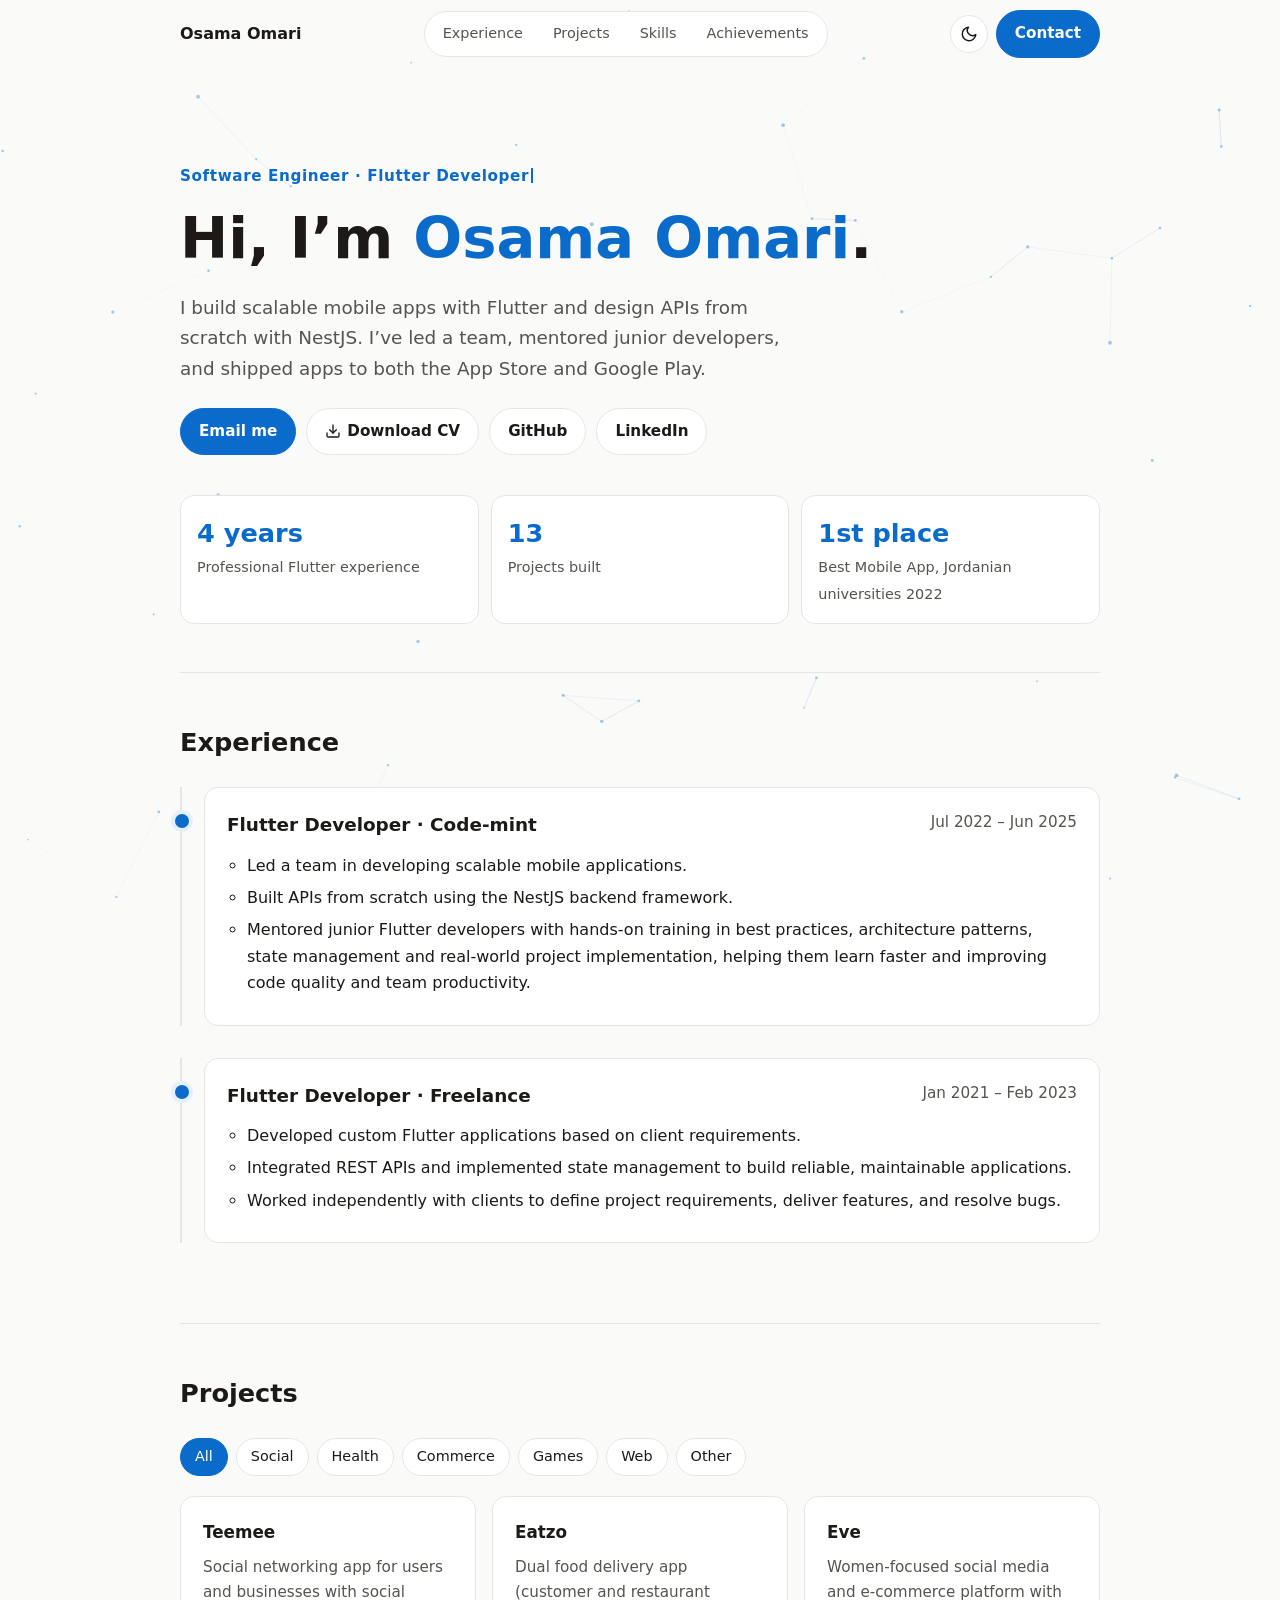
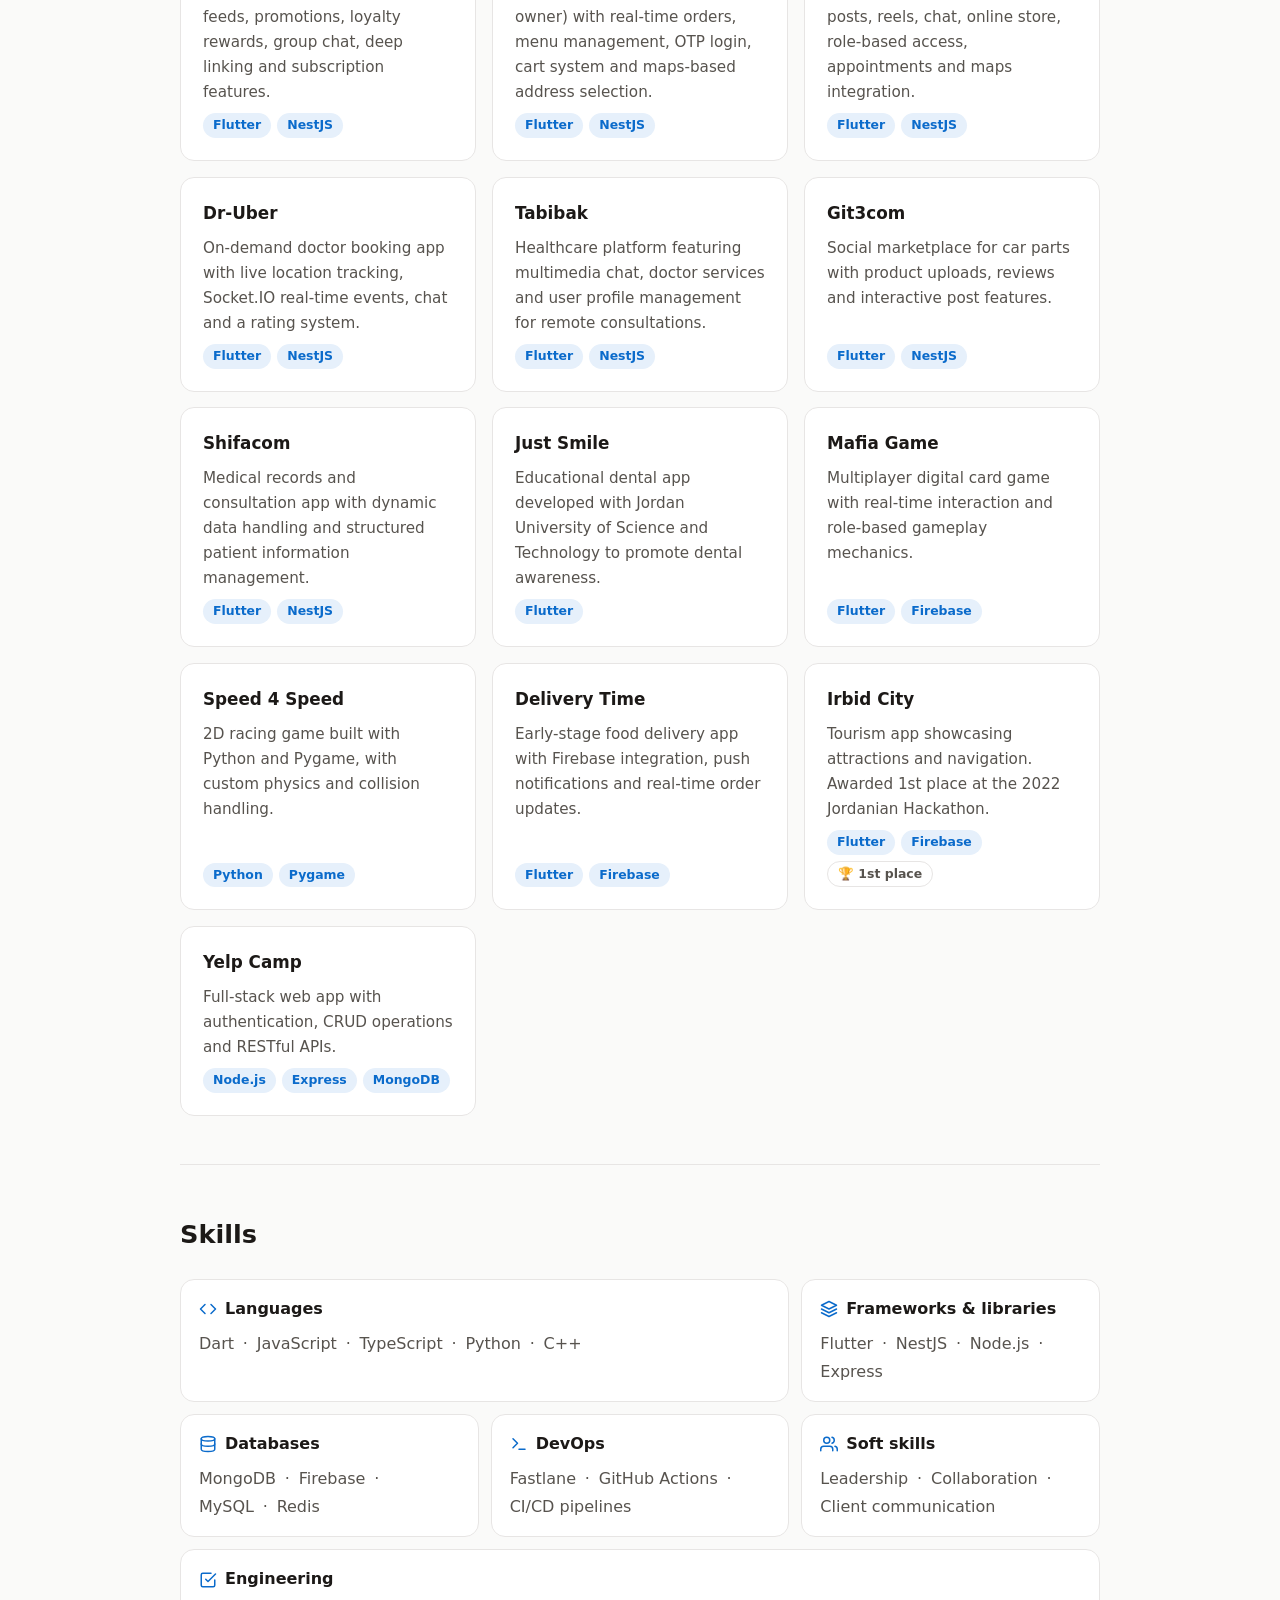
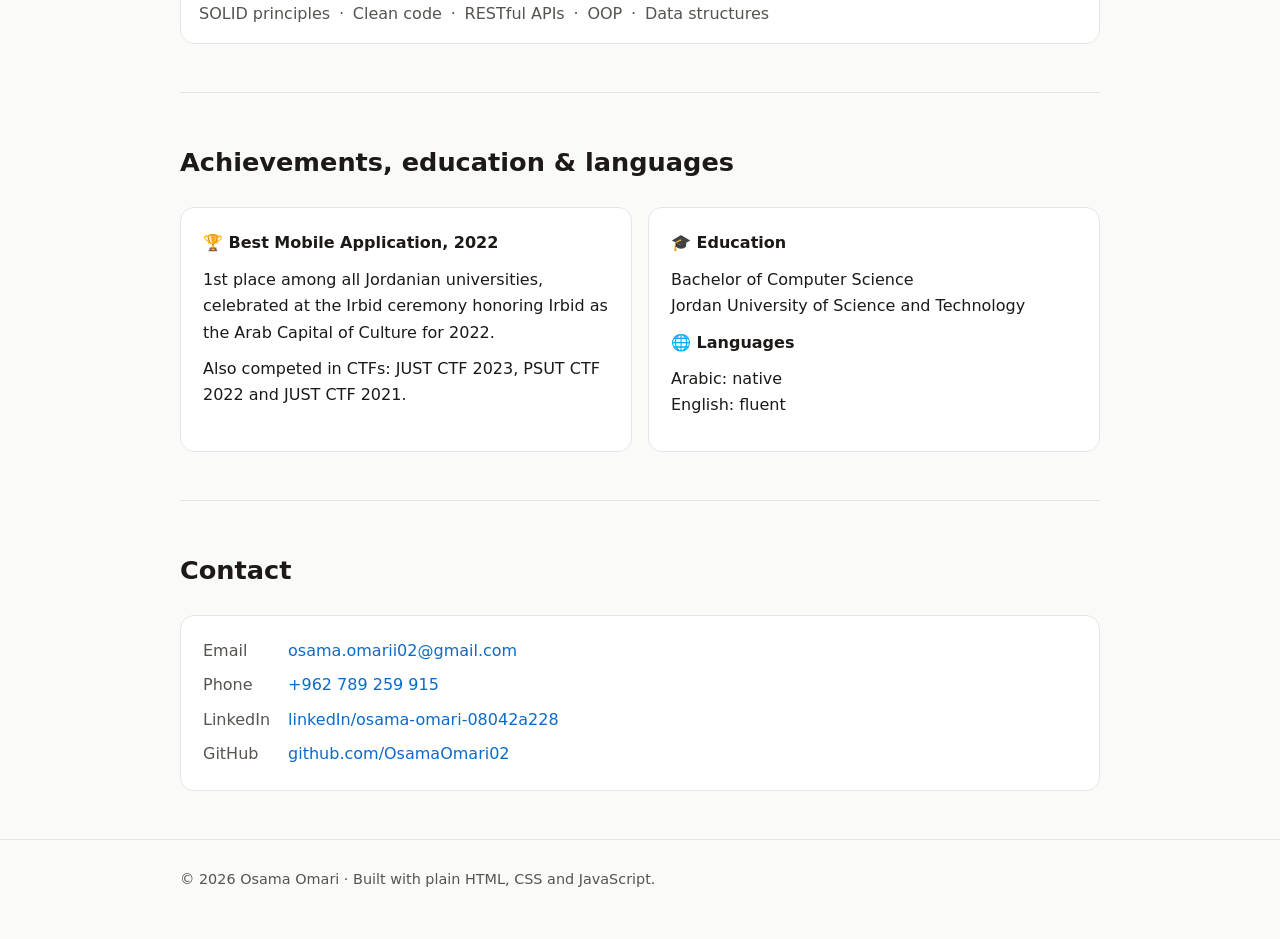
<file: index.html>
<!DOCTYPE html>
<html lang="en">

<head>
    <meta charset="utf-8">
    <meta name="viewport" content="width=device-width, initial-scale=1">
    <title>Osama Omari – Flutter Developer & Software Engineer</title>
    <meta name="description"
        content="Portfolio of Osama Omari, a Flutter developer and software engineer from Jordan with 4 years of experience building scalable mobile apps and NestJS APIs.">
    <meta name="author" content="Osama Omari">
    <meta name="robots" content="index, follow, max-image-preview:large">
    <link rel="canonical" href="https://osama-omari.com/">
    <meta property="og:title" content="Osama Omari – Flutter Developer & Software Engineer">
    <meta property="og:description"
        content="Mobile apps with Flutter, APIs with NestJS. Winner of Best Mobile Application among Jordanian universities (2022).">
    <meta property="og:type" content="profile">
    <meta property="og:url" content="https://osama-omari.com/">
    <meta property="og:site_name" content="Osama Omari">
    <meta property="og:locale" content="en_US">
    <meta property="og:image" content="https://osama-omari.com/assets/og-image.png">
    <meta property="og:image:width" content="1200">
    <meta property="og:image:height" content="630">
    <meta property="og:image:alt" content="Osama Omari, Flutter Developer and Software Engineer">
    <meta property="profile:first_name" content="Osama">
    <meta property="profile:last_name" content="Omari">
    <meta name="twitter:card" content="summary_large_image">
    <meta name="twitter:title" content="Osama Omari – Flutter Developer &amp; Software Engineer">
    <meta name="twitter:description"
        content="Mobile apps with Flutter, APIs with NestJS. Winner of Best Mobile Application among Jordanian universities (2022).">
    <meta name="twitter:image" content="https://osama-omari.com/assets/og-image.png">
    <meta name="twitter:image:alt" content="Osama Omari, Flutter Developer and Software Engineer">
    <meta name="theme-color" content="#0f1115">
    <link rel="alternate" type="application/pdf" title="Osama Omari CV" href="assets/Osama-Omari-CV.pdf">
    <link rel="icon" href="assets/favicon.ico" sizes="any">
    <link rel="icon" type="image/png" sizes="192x192" href="assets/icon-192.png">
    <link rel="icon" type="image/png" sizes="512x512" href="assets/icon-512.png">
    <link rel="apple-touch-icon" href="assets/apple-touch-icon.png">
    <script>var r = document.documentElement; r.classList.add("js"); setTimeout(function () { if (!window.siteReady) r.classList.add("show-all") }, 3000)</script>
    <link rel="stylesheet" href="css/style.css?v=6">
    <script type="application/ld+json">
{
  "@context": "https://schema.org",
  "@type": "Person",
  "name": "Osama Omari",
  "url": "https://osama-omari.com/",
  "image": "https://osama-omari.com/assets/og-image.png",
  "jobTitle": "Software Engineer (Flutter Developer)",
  "email": "mailto:osama.omarii02@gmail.com",
  "telephone": "+962789259915",
  "sameAs": ["https://www.linkedin.com/in/osama-omari-08042a228", "https://github.com/OsamaOmari02"],
  "alumniOf": {"@type": "CollegeOrUniversity", "name": "Jordan University of Science and Technology"},
  "worksFor": {"@type": "Organization", "name": "Code-mint"},
  "knowsLanguage": ["Arabic", "English"],
  "knowsAbout": ["Flutter", "Dart", "NestJS", "Node.js", "TypeScript", "Firebase", "MongoDB", "MySQL", "Redis", "CI/CD", "Clean Code", "SOLID"],
  "award": "1st place, Best Mobile Application among all Jordanian universities (2022)"
}
</script>
</head>

<body>
    <canvas id="bg" aria-hidden="true"></canvas>
    <div id="bar" aria-hidden="true"></div>

    <header class="nav">
        <div class="wrap">
            <a class="brand" href="#about" aria-label="Osama Omari, back to top"></span><span class="bname">Osama
                    Omari</span></a>
            <nav id="menu" aria-label="Main">
                <ul>
                    <li><a href="#experience">Experience</a></li>
                    <li><a href="#projects">Projects</a></li>
                    <li><a href="#skills">Skills</a></li>
                    <li><a href="#achievements">Achievements</a></li>
                    <li class="only-m"><a href="#contact">Contact</a></li>
                </ul>
            </nav>
            <div class="actions">

                <button id="themeBtn" type="button" aria-label="Toggle dark and light theme"><svg class="i-moon"
                        viewBox="0 0 24 24" width="18" height="18" fill="none" stroke="currentColor" stroke-width="2"
                        stroke-linecap="round" stroke-linejoin="round" aria-hidden="true">
                        <path d="M21 12.79A9 9 0 1 1 11.21 3 7 7 0 0 0 21 12.79z" />
                    </svg><svg class="i-sun" viewBox="0 0 24 24" width="18" height="18" fill="none"
                        stroke="currentColor" stroke-width="2" stroke-linecap="round" stroke-linejoin="round"
                        aria-hidden="true">
                        <circle cx="12" cy="12" r="5" />
                        <line x1="12" y1="1" x2="12" y2="3" />
                        <line x1="12" y1="21" x2="12" y2="23" />
                        <line x1="4.22" y1="4.22" x2="5.64" y2="5.64" />
                        <line x1="18.36" y1="18.36" x2="19.78" y2="19.78" />
                        <line x1="1" y1="12" x2="3" y2="12" />
                        <line x1="21" y1="12" x2="23" y2="12" />
                        <line x1="4.22" y1="19.78" x2="5.64" y2="18.36" />
                        <line x1="18.36" y1="5.64" x2="19.78" y2="4.22" />
                    </svg></button>
                <a class="btn primary cta-nav" href="#contact">Contact</a>
                <button id="menuBtn" type="button" aria-label="Menu" aria-expanded="false" aria-controls="menu"><svg
                        class="" viewBox="0 0 24 24" width="18" height="18" fill="none" stroke="currentColor"
                        stroke-width="2" stroke-linecap="round" stroke-linejoin="round" aria-hidden="true">
                        <line x1="3" y1="6" x2="21" y2="6" />
                        <line x1="3" y1="12" x2="21" y2="12" />
                        <line x1="3" y1="18" x2="21" y2="18" />
                    </svg></button>
            </div>
        </div>
    </header>



    <main id="main">
        <div class="wrap">

            <section class="hero" id="about">
                <p class="eyebrow">Software Engineer · <span id="typed">Flutter Developer</span><span class="caret"
                        aria-hidden="true"></span></p>
                <h1>Hi, I’m <span class="grad">Osama Omari</span>.</h1>
                <p class="lead">I build scalable mobile apps with Flutter and design APIs from scratch with NestJS. I’ve
                    led a team, mentored junior developers, and shipped apps to both the App Store and Google Play.</p>
                <div class="cta">
                    <a class="btn primary" href="mailto:osama.omarii02@gmail.com">Email me</a>
                    <a class="btn" href="assets/Osama-Omari-CV.pdf" download="Osama-Omari-CV.pdf"><svg
                            viewBox="0 0 24 24" width="16" height="16" fill="none" stroke="currentColor"
                            stroke-width="2" stroke-linecap="round" stroke-linejoin="round" aria-hidden="true"
                            style="vertical-align:-3px;margin-right:6px">
                            <path d="M21 15v4a2 2 0 0 1-2 2H5a2 2 0 0 1-2-2v-4" />
                            <polyline points="7 10 12 15 17 10" />
                            <line x1="12" y1="15" x2="12" y2="3" />
                        </svg>Download CV</a>
                    <a class="btn" href="https://github.com/OsamaOmari02" rel="me noopener" target="_blank">GitHub</a>
                    <a class="btn" href="https://www.linkedin.com/in/osama-omari-08042a228" rel="me noopener"
                        target="_blank">LinkedIn</a>
                </div>
                <div class="stats" aria-label="Highlights">
                    <div class="stat"><b data-count="4" data-suffix=" years">4 years</b><span>Professional Flutter
                            experience</span></div>
                    <div class="stat"><b data-count="13">13</b><span>Projects built</span></div>
                    <div class="stat"><b>1st place</b><span>Best Mobile App, Jordanian universities 2022</span></div>
                </div>
            </section>

            <section id="experience" class="reveal">
                <h2>Experience</h2>
                <ol class="timeline">
                    <li class="card">
                        <div class="job-head">
                            <h3>Flutter Developer · Code-mint</h3><time datetime="2022-07/2025-06">Jul 2022 – Jun
                                2025</time>
                        </div>
                        <ul>
                            <li>Led a team in developing scalable mobile applications.</li>
                            <li>Built APIs from scratch using the NestJS backend framework.</li>
                            <li>Mentored junior Flutter developers with hands-on training in best practices,
                                architecture patterns, state management and real-world project implementation, helping
                                them learn faster and improving code quality and team productivity.</li>
                        </ul>
                    </li>
                </ol>
                <ol class="timeline">
                    <li class="card">
                        <div class="job-head">
                            <h3>Flutter Developer · Freelance</h3><time datetime="2021-01/2023-02">Jan 2021 – Feb
                                2023</time>
                        </div>
                        <ul>
                            <li>Developed custom Flutter applications based on client requirements.</li>
                            <li>Integrated REST APIs and implemented state management
                                to build reliable, maintainable applications.</li>
                            <li>Worked independently with clients to define project
                                requirements, deliver features, and resolve bugs.</li>
                        </ul>
                    </li>
                </ol>

            </section>

            <section id="projects" class="reveal">
                <h2>Projects</h2>
                <div class="filters" role="group" aria-label="Filter projects">
                    <button type="button" data-filter="all" aria-pressed="true">All</button>
                    <button type="button" data-filter="social" aria-pressed="false">Social</button>
                    <button type="button" data-filter="health" aria-pressed="false">Health</button>
                    <button type="button" data-filter="commerce" aria-pressed="false">Commerce</button>
                    <button type="button" data-filter="game" aria-pressed="false">Games</button>
                    <button type="button" data-filter="web" aria-pressed="false">Web</button>
                    <button type="button" data-filter="other" aria-pressed="false">Other</button>
                </div>
                <ul class="grid" id="projectGrid">
                    <li data-cat="social" class="card proj tilt">
                        <h3>Teemee</h3>
                        <p>Social networking app for users and businesses with social feeds, promotions, loyalty
                            rewards, group chat, deep linking and subscription features.</p>
                        <div class="tags"><span class="tag">Flutter</span><span class="tag">NestJS</span></div>
                    </li>
                    <li data-cat="commerce" class="card proj tilt">
                        <h3>Eatzo</h3>
                        <p>Dual food delivery app (customer and restaurant owner) with real-time orders, menu
                            management, OTP login, cart system and maps-based address selection.</p>
                        <div class="tags"><span class="tag">Flutter</span><span class="tag">NestJS</span></div>
                    </li>
                    <li data-cat="social commerce" class="card proj tilt">
                        <h3>Eve</h3>
                        <p>Women-focused social media and e-commerce platform with posts, reels, chat, online store,
                            role-based access, appointments and maps integration.</p>
                        <div class="tags"><span class="tag">Flutter</span><span class="tag">NestJS</span></div>
                    </li>
                    <li data-cat="health" class="card proj tilt">
                        <h3>Dr-Uber</h3>
                        <p>On-demand doctor booking app with live location tracking, Socket.IO real-time events, chat
                            and a rating system.</p>
                        <div class="tags"><span class="tag">Flutter</span><span class="tag">NestJS</span></div>
                    </li>
                    <li data-cat="health" class="card proj tilt">
                        <h3>Tabibak</h3>
                        <p>Healthcare platform featuring multimedia chat, doctor services and user profile management
                            for remote consultations.</p>
                        <div class="tags"><span class="tag">Flutter</span><span class="tag">NestJS</span></div>
                    </li>
                    <li data-cat="social commerce" class="card proj tilt">
                        <h3>Git3com</h3>
                        <p>Social marketplace for car parts with product uploads, reviews and interactive post features.
                        </p>
                        <div class="tags"><span class="tag">Flutter</span><span class="tag">NestJS</span></div>
                    </li>
                    <li data-cat="health" class="card proj tilt">
                        <h3>Shifacom</h3>
                        <p>Medical records and consultation app with dynamic data handling and structured patient
                            information management.</p>
                        <div class="tags"><span class="tag">Flutter</span><span class="tag">NestJS</span></div>
                    </li>
                    <li data-cat="health" class="card proj tilt">
                        <h3>Just Smile</h3>
                        <p>Educational dental app developed with Jordan University of Science and Technology to promote
                            dental awareness.</p>
                        <div class="tags"><span class="tag">Flutter</span></div>
                    </li>
                    <li data-cat="game" class="card proj tilt">
                        <h3>Mafia Game</h3>
                        <p>Multiplayer digital card game with real-time interaction and role-based gameplay mechanics.
                        </p>
                        <div class="tags"><span class="tag">Flutter</span><span class="tag">Firebase</span></div>
                    </li>
                    <li data-cat="game" class="card proj tilt">
                        <h3>Speed 4 Speed</h3>
                        <p>2D racing game built with Python and Pygame, with custom physics and collision handling.</p>
                        <div class="tags"><span class="tag">Python</span><span class="tag">Pygame</span></div>
                    </li>
                    <li data-cat="commerce" class="card proj tilt">
                        <h3>Delivery Time</h3>
                        <p>Early-stage food delivery app with Firebase integration, push notifications and real-time
                            order updates.</p>
                        <div class="tags"><span class="tag">Flutter</span><span class="tag">Firebase</span></div>
                    </li>
                    <li data-cat="other" class="card proj tilt">
                        <h3>Irbid City</h3>
                        <p>Tourism app showcasing attractions and navigation. Awarded 1st place at the 2022 Jordanian
                            Hackathon.</p>
                        <div class="tags"><span class="tag">Flutter</span><span class="tag">Firebase</span><span
                                class="tag status">🏆 1st place</span></div>
                    </li>
                    <li data-cat="web" class="card proj tilt">
                        <h3>Yelp Camp</h3>
                        <p>Full-stack web app with authentication, CRUD operations and RESTful APIs.</p>
                        <div class="tags"><span class="tag">Node.js</span><span class="tag">Express</span><span
                                class="tag">MongoDB</span></div>
                    </li>
                </ul>
                <p id="emptyMsg" hidden>No projects in this category.</p>
            </section>


            <section id="skills" class="reveal">
                <h2>Skills</h2>
                <div class="bento">
                    <article class="card bc w2">
                        <h3><svg viewBox="0 0 24 24" width="18" height="18" fill="none" stroke="currentColor"
                                stroke-width="2" stroke-linecap="round" stroke-linejoin="round" aria-hidden="true">
                                <polyline points="8 6 2 12 8 18" />
                                <polyline points="16 6 22 12 16 18" />
                            </svg>Languages</h3>
                        <ul>
                            <li>Dart</li>
                            <li>JavaScript</li>
                            <li>TypeScript</li>
                            <li>Python</li>
                            <li>C++</li>
                        </ul>
                    </article>
                    <article class="card bc">
                        <h3><svg viewBox="0 0 24 24" width="18" height="18" fill="none" stroke="currentColor"
                                stroke-width="2" stroke-linecap="round" stroke-linejoin="round" aria-hidden="true">
                                <polygon points="12 2 2 7 12 12 22 7 12 2" />
                                <polyline points="2 17 12 22 22 17" />
                                <polyline points="2 12 12 17 22 12" />
                            </svg>Frameworks &amp; libraries</h3>
                        <ul>
                            <li>Flutter</li>
                            <li>NestJS</li>
                            <li>Node.js</li>
                            <li>Express</li>
                        </ul>
                    </article>
                    <article class="card bc">
                        <h3><svg viewBox="0 0 24 24" width="18" height="18" fill="none" stroke="currentColor"
                                stroke-width="2" stroke-linecap="round" stroke-linejoin="round" aria-hidden="true">
                                <ellipse cx="12" cy="5" rx="9" ry="3" />
                                <path d="M3 5v14c0 1.7 4 3 9 3s9-1.3 9-3V5" />
                                <path d="M3 12c0 1.7 4 3 9 3s9-1.3 9-3" />
                            </svg>Databases</h3>
                        <ul>
                            <li>MongoDB</li>
                            <li>Firebase</li>
                            <li>MySQL</li>
                            <li>Redis</li>
                        </ul>
                    </article>
                    <article class="card bc">
                        <h3><svg viewBox="0 0 24 24" width="18" height="18" fill="none" stroke="currentColor"
                                stroke-width="2" stroke-linecap="round" stroke-linejoin="round" aria-hidden="true">
                                <polyline points="4 17 10 11 4 5" />
                                <line x1="12" y1="19" x2="20" y2="19" />
                            </svg>DevOps</h3>
                        <ul>
                            <li>Fastlane</li>
                            <li>GitHub Actions</li>
                            <li>CI/CD pipelines</li>
                        </ul>
                    </article>
                    <article class="card bc">
                        <h3><svg viewBox="0 0 24 24" width="18" height="18" fill="none" stroke="currentColor"
                                stroke-width="2" stroke-linecap="round" stroke-linejoin="round" aria-hidden="true">
                                <path d="M17 21v-2a4 4 0 0 0-4-4H5a4 4 0 0 0-4 4v2" />
                                <circle cx="9" cy="7" r="4" />
                                <path d="M23 21v-2a4 4 0 0 0-3-3.87" />
                                <path d="M16 3.13a4 4 0 0 1 0 7.75" />
                            </svg>Soft skills</h3>
                        <ul>
                            <li>Leadership</li>
                            <li>Collaboration</li>
                            <li>Client communication</li>
                        </ul>
                    </article>
                    <article class="card bc w3">
                        <h3><svg viewBox="0 0 24 24" width="18" height="18" fill="none" stroke="currentColor"
                                stroke-width="2" stroke-linecap="round" stroke-linejoin="round" aria-hidden="true">
                                <polyline points="9 11 12 14 22 4" />
                                <path d="M21 12v7a2 2 0 0 1-2 2H5a2 2 0 0 1-2-2V5a2 2 0 0 1 2-2h11" />
                            </svg>Engineering</h3>
                        <ul>
                            <li>SOLID principles</li>
                            <li>Clean code</li>
                            <li>RESTful APIs</li>
                            <li>OOP</li>
                            <li>Data structures</li>
                        </ul>
                    </article>
                </div>
            </section>

            <section id="achievements" class="reveal">
                <h2>Achievements, education &amp; languages</h2>
                <div class="pair">
                    <article class="card">
                        <h3>🏆 Best Mobile Application, 2022</h3>
                        <p>1st place among all Jordanian universities, celebrated at the Irbid ceremony honoring Irbid
                            as the Arab Capital of Culture for 2022.</p>
                        <p>Also competed in CTFs: JUST CTF 2023, PSUT CTF 2022 and JUST CTF 2021.</p>
                    </article>
                    <article class="card">
                        <h3>🎓 Education</h3>
                        <p>Bachelor of Computer Science<br>Jordan University of Science and Technology</p>
                        <h3>🌐 Languages</h3>
                        <p>Arabic: native<br>English: fluent</p>
                    </article>
                </div>
            </section>

            <section id="contact" class="reveal">
                <h2>Contact</h2>
                <div class="card">
                    <dl class="contact">
                        <dt>Email</dt>
                        <dd><a href="mailto:osama.omarii02@gmail.com">osama.omarii02@gmail.com</a></dd>
                        <dt>Phone</dt>
                        <dd><a href="tel:+962789259915">+962 789 259 915</a></dd>
                        <dt>LinkedIn</dt>
                        <dd><a href="https://www.linkedin.com/in/osama-omari-08042a228" rel="me noopener"
                                target="_blank">linkedIn/osama-omari-08042a228</a></dd>
                        <dt>GitHub</dt>
                        <dd><a href="https://github.com/OsamaOmari02" rel="me noopener"
                                target="_blank">github.com/OsamaOmari02</a></dd>
                    </dl>
                </div>
            </section>
        </div>
    </main>

    <footer>
        <div class="wrap">© <span id="year">2026</span> Osama Omari · Built with plain HTML, CSS and JavaScript.</div>
    </footer>

    <script src="js/script.js?v=6" defer></script>
</body>

</html>
</file>
<file: css/style.css>
:root {
    --bg: #fafaf9;
    --surface: #fff;
    --text: #1c1917;
    --muted: #57534e;
    --line: #e7e5e4;
    --accent: #0b6bcb;
    --accent2: #7c3aed;
    --accent-soft: #e6f0fb;
    --radius: 14px;
    color-scheme: light
}

@media (prefers-color-scheme:dark) {
    :root:not([data-theme="light"]) {
        --bg: #0f1115;
        --surface: #171a21;
        --text: #ecece9;
        --muted: #a8a8a2;
        --line: #272b34;
        --accent: #5aa9ff;
        --accent2: #a78bfa;
        --accent-soft: #16263a;
        color-scheme: dark
    }
}

:root[data-theme="dark"] {
    --bg: #0f1115;
    --surface: #171a21;
    --text: #ecece9;
    --muted: #a8a8a2;
    --line: #272b34;
    --accent: #5aa9ff;
    --accent2: #a78bfa;
    --accent-soft: #16263a;
    color-scheme: dark
}

* {
    box-sizing: border-box
}

html {
    scroll-behavior: smooth;
    scroll-padding-top: 84px
}

body {
    margin: 0;
    background: var(--bg);
    color: var(--text);
    font: 16px/1.65 system-ui, -apple-system, "Segoe UI", Roboto, sans-serif
}

a {
    color: var(--accent);
    text-decoration: none
}

a:hover {
    text-decoration: underline
}

:focus-visible {
    outline: 3px solid var(--accent);
    outline-offset: 3px;
    border-radius: 6px
}

.muted {
    color: var(--muted)
}

.wrap {
    max-width: 960px;
    margin: 0 auto;
    padding: 0 20px
}

#bg {
    position: fixed;
    inset: 0;
    width: 100%;
    height: 100%;
    z-index: -1;
    pointer-events: none
}

#bar {
    position: fixed;
    top: 0;
    left: 0;
    height: 3px;
    width: 100%;
    background: linear-gradient(90deg, var(--accent), var(--accent2));
    transform: scaleX(0);
    transform-origin: left;
    z-index: 200
}

/* header */
header.nav {
    position: -webkit-sticky;
    position: sticky;
    top: 0;
    z-index: 50;
    border-bottom: 1px solid transparent;
    transition: background .3s, border-color .3s
}

header.nav.scrolled {
    background: var(--bg);
    background: color-mix(in srgb, var(--bg) 85%, transparent);
    -webkit-backdrop-filter: blur(12px);
    backdrop-filter: blur(12px);
    border-bottom-color: var(--line)
}

.nav .wrap {
    display: flex;
    align-items: center;
    justify-content: space-between;
    gap: 16px;
    height: 68px;
    position: relative
}

.brand {
    display: flex;
    align-items: center;
    gap: 10px;
    color: var(--text);
    font-weight: 700;
    flex: none
}

.brand:hover {
    text-decoration: none
}

.logo {
    display: grid;
    place-items: center;
    width: 36px;
    height: 36px;
    border-radius: 10px;
    background: var(--accent);
    color: #fff;
    font-size: .85rem;
    font-weight: 800;
    letter-spacing: .02em;
    transition: transform .3s
}

.brand:hover .logo {
    transform: rotate(-8deg)
}

#menu ul {
    display: flex;
    gap: 2px;
    list-style: none;
    margin: 0;
    padding: 4px;
    border: 1px solid var(--line);
    border-radius: 999px;
    background: var(--surface)
}

#menu li a {
    display: block;
    padding: 6px 14px;
    border-radius: 999px;
    color: var(--muted);
    font-size: .9rem;
    font-weight: 500;
    white-space: nowrap;
    transition: background .2s, color .2s
}

#menu li a:hover {
    color: var(--text);
    text-decoration: none;
    background: var(--accent-soft)
}

#menu li a.active {
    color: var(--accent);
    background: var(--accent-soft)
}

.only-m {
    display: none
}

.actions {
    display: flex;
    align-items: center;
    gap: 8px;
    flex: none
}

#palBtn {
    display: flex;
    align-items: center;
    gap: 8px;
    height: 38px;
    padding: 0 8px 0 12px;
    border: 1px solid var(--line);
    border-radius: 999px;
    background: var(--surface);
    color: var(--muted);
    font: inherit;
    font-size: .85rem;
    cursor: pointer;
    transition: border-color .2s, color .2s
}

#palBtn:hover {
    border-color: var(--accent);
    color: var(--text)
}

kbd {
    font: inherit;
    font-size: .72rem;
    padding: 1px 6px;
    border: 1px solid var(--line);
    border-radius: 6px;
    background: var(--bg)
}

#themeBtn,
#menuBtn {
    width: 38px;
    height: 38px;
    display: grid;
    place-items: center;
    border: 1px solid var(--line);
    border-radius: 50%;
    background: var(--surface);
    color: var(--text);
    cursor: pointer;
    transition: border-color .2s, color .2s
}

#themeBtn:hover,
#menuBtn:hover {
    border-color: var(--accent);
    color: var(--accent)
}

#menuBtn {
    display: none
}

.cta-nav {
    padding: 8px 18px;
    font-size: .88rem
}

.i-sun {
    display: none
}

#themeBtn[data-mode="dark"] .i-sun {
    display: block
}

#themeBtn[data-mode="dark"] .i-moon {
    display: none
}

@media (max-width:1020px) {

    #palBtn span,
    #palBtn kbd {
        display: none
    }

    #palBtn {
        width: 38px;
        padding: 0;
        justify-content: center
    }
}

@media (max-width:860px) {
    .cta-nav {
        display: none
    }

    #menuBtn {
        display: grid
    }

    #menu {
        position: absolute;
        top: 68px;
        left: 20px;
        right: 20px;
        display: none
    }

    #menu.open {
        display: block
    }

    #menu ul {
        flex-direction: column;
        border-radius: var(--radius);
        padding: 8px;
        box-shadow: 0 14px 40px rgba(0, 0, 0, .18)
    }

    .only-m {
        display: block
    }
}

/* no-JavaScript fallback: hide controls that need JS and let the nav wrap */
html:not(.js) #menuBtn,
html:not(.js) #palBtn,
html:not(.js) #themeBtn,
html:not(.js) .cta-nav {
    display: none !important
}

html:not(.js) .nav .wrap {
    flex-wrap: wrap;
    height: auto;
    padding-top: 10px;
    padding-bottom: 10px
}

html:not(.js) #menu {
    position: static;
    display: block !important
}

html:not(.js) #menu ul {
    flex-direction: row;
    flex-wrap: wrap;
    border-radius: var(--radius);
    box-shadow: none
}

html:not(.js) .only-m {
    display: block
}

/* hero */
.hero {
    padding: 80px 0 48px
}

.eyebrow {
    color: var(--accent);
    font-weight: 600;
    letter-spacing: .04em;
    font-size: .95rem;
    min-height: 1.6em
}

.caret {
    display: inline-block;
    width: 2px;
    height: 1em;
    background: var(--accent);
    margin-left: 2px;
    vertical-align: -2px;
    animation: blink 1s steps(1) infinite
}

@keyframes blink {
    50% {
        opacity: 0
    }
}

.hero h1 {
    font-size: clamp(2.2rem, 6vw, 3.6rem);
    line-height: 1.1;
    margin: .3em 0 .4em
}

.grad {
    color: var(--accent)
}

.lead {
    font-size: 1.15rem;
    color: var(--muted);
    max-width: 640px;
    margin: 0 0 24px
}

.cta {
    display: flex;
    flex-wrap: wrap;
    gap: 10px
}

.btn {
    display: inline-block;
    padding: 10px 18px;
    border-radius: 999px;
    border: 1px solid var(--line);
    background: var(--surface);
    color: var(--text);
    font-weight: 600;
    font-size: .95rem;
    transition: transform .2s, box-shadow .2s
}

.btn.primary {
    background: var(--accent);
    border-color: var(--accent);
    color: #fff
}

.btn:hover {
    text-decoration: none;
    transform: translateY(-2px);
    box-shadow: 0 8px 20px rgba(0, 0, 0, .15)
}

.stats {
    display: grid;
    grid-template-columns: repeat(auto-fit, minmax(150px, 1fr));
    gap: 12px;
    margin-top: 40px
}

.stat {
    background: var(--surface);
    border: 1px solid var(--line);
    border-radius: var(--radius);
    padding: 16px
}

.stat b {
    display: block;
    font-size: 1.6rem;
    color: var(--accent)
}

.stat span {
    color: var(--muted);
    font-size: .9rem
}

/* sections & cards */
section {
    padding: 48px 0;
    border-top: 1px solid var(--line)
}

section.hero {
    border-top: 0
}

section h2 {
    font-size: 1.6rem;
    margin: 0 0 24px
}

.card {
    background: var(--surface);
    border: 1px solid var(--line);
    border-radius: var(--radius);
    padding: 22px
}

.timeline {
    list-style: none;
    margin-bottom: 2rem;
    padding: 0 0 0 22px;
    border-left: 2px solid var(--line)
}

.timeline>li {
    position: relative
}

.timeline>li::before {
    content: "";
    position: absolute;
    left: -30px;
    top: 26px;
    width: 14px;
    height: 14px;
    border-radius: 50%;
    background: var(--accent);
    box-shadow: 0 0 0 4px var(--accent-soft)
}

.job-head {
    display: flex;
    flex-wrap: wrap;
    justify-content: space-between;
    gap: 6px
}

.job-head h3 {
    margin: 0;
    font-size: 1.15rem
}

.job-head time {
    color: var(--muted);
    font-size: .95rem
}

.card ul {
    padding-left: 20px;
    margin: 12px 0 0
}

.card li {
    margin: 6px 0
}

/* projects */
.filters {
    display: flex;
    flex-wrap: wrap;
    gap: 8px;
    margin-bottom: 20px
}

.filters button {
    border: 1px solid var(--line);
    background: var(--surface);
    color: var(--text);
    padding: 6px 14px;
    border-radius: 999px;
    cursor: pointer;
    font: inherit;
    font-size: .9rem
}

.filters button[aria-pressed="true"] {
    background: var(--accent);
    border-color: var(--accent);
    color: #fff
}

.grid {
    display: grid;
    grid-template-columns: repeat(auto-fill, minmax(280px, 1fr));
    gap: 16px;
    list-style: none;
    padding: 0;
    margin: 0
}

.grid>li {
    margin: 0;
    padding: 22px
}

.proj {
    display: flex;
    flex-direction: column;
    gap: 8px;
    transition: transform .15s ease-out, box-shadow .3s, border-color .3s;
    will-change: transform
}

.proj:hover {
    border-color: var(--accent);
    box-shadow: 0 14px 30px color-mix(in srgb, var(--accent) 18%, transparent)
}

.proj h3 {
    margin: 0;
    font-size: 1.05rem
}

.proj p {
    margin: 0;
    color: var(--muted);
    font-size: .95rem;
    flex: 1
}

.tags {
    display: flex;
    flex-wrap: wrap;
    gap: 6px
}

.tag {
    font-size: .78rem;
    padding: 2px 10px;
    border-radius: 999px;
    background: var(--accent-soft);
    color: var(--accent);
    font-weight: 600
}

.tag.status {
    background: transparent;
    border: 1px solid var(--line);
    color: var(--muted)
}

[hidden] {
    display: none !important
}

/* achievements / education pair */
.pair {
    display: grid;
    grid-template-columns: repeat(auto-fit, minmax(260px, 1fr));
    gap: 16px
}

.pair h3 {
    margin: 0 0 10px;
    font-size: 1rem
}

.pair p {
    margin: 0 0 10px
}

/* skills */
.bento {
    display: grid;
    grid-template-columns: repeat(3, minmax(0, 1fr));
    gap: 12px
}

.bc {
    padding: 16px 18px;
    transition: border-color .2s, transform .2s
}

.bc:hover {
    border-color: var(--accent);
    transform: translateY(-2px)
}

.bc.w2 {
    grid-column: span 2
}

.bc.w3 {
    grid-column: span 3
}

.bc h3 {
    display: flex;
    align-items: center;
    gap: 8px;
    margin: 0 0 8px;
    font-size: 1rem
}

.bc h3 svg {
    color: var(--accent);
    flex: none
}

.bc ul {
    display: flex;
    flex-wrap: wrap;
    gap: 2px 0;
    list-style: none;
    padding: 0;
    margin: 0;
    color: var(--muted)
}

.bc li {
    margin: 0
}

.bc li:not(:last-child)::after {
    content: "·";
    margin: 0 .55em
}

@media (max-width:700px) {
    .bento {
        grid-template-columns: 1fr
    }

    .bc.w2,
    .bc.w3 {
        grid-column: auto
    }
}

dl.contact {
    display: grid;
    grid-template-columns: auto 1fr;
    gap: 8px 18px;
    margin: 0
}

dl.contact dt {
    color: var(--muted)
}

dl.contact dd {
    margin: 0
}

footer {
    padding: 28px 0 48px;
    color: var(--muted);
    font-size: .9rem;
    border-top: 1px solid var(--line)
}


/* motion */
@media (prefers-reduced-motion:no-preference) {
    .reveal {
        transition: opacity .6s ease, transform .6s ease
    }

    .reveal.pre {
        opacity: 0;
        transform: translateY(16px)
    }

    .grid>li {
        opacity: 0;
        animation: pop .5s forwards
    }

    @keyframes pop {
        to {
            opacity: 1
        }
    }
}

@media (prefers-reduced-motion:reduce) {
    .caret {
        animation: none
    }

    .grid>li {
        opacity: 1
    }
}

@media print {

    header.nav,
    .filters,
    .cta,
    #bar,
    #bg,
    #pal {
        display: none
    }

    body {
        background: #fff;
        color: #000
    }

    section {
        padding: 16px 0;
        break-inside: avoid
    }
}
</file>
